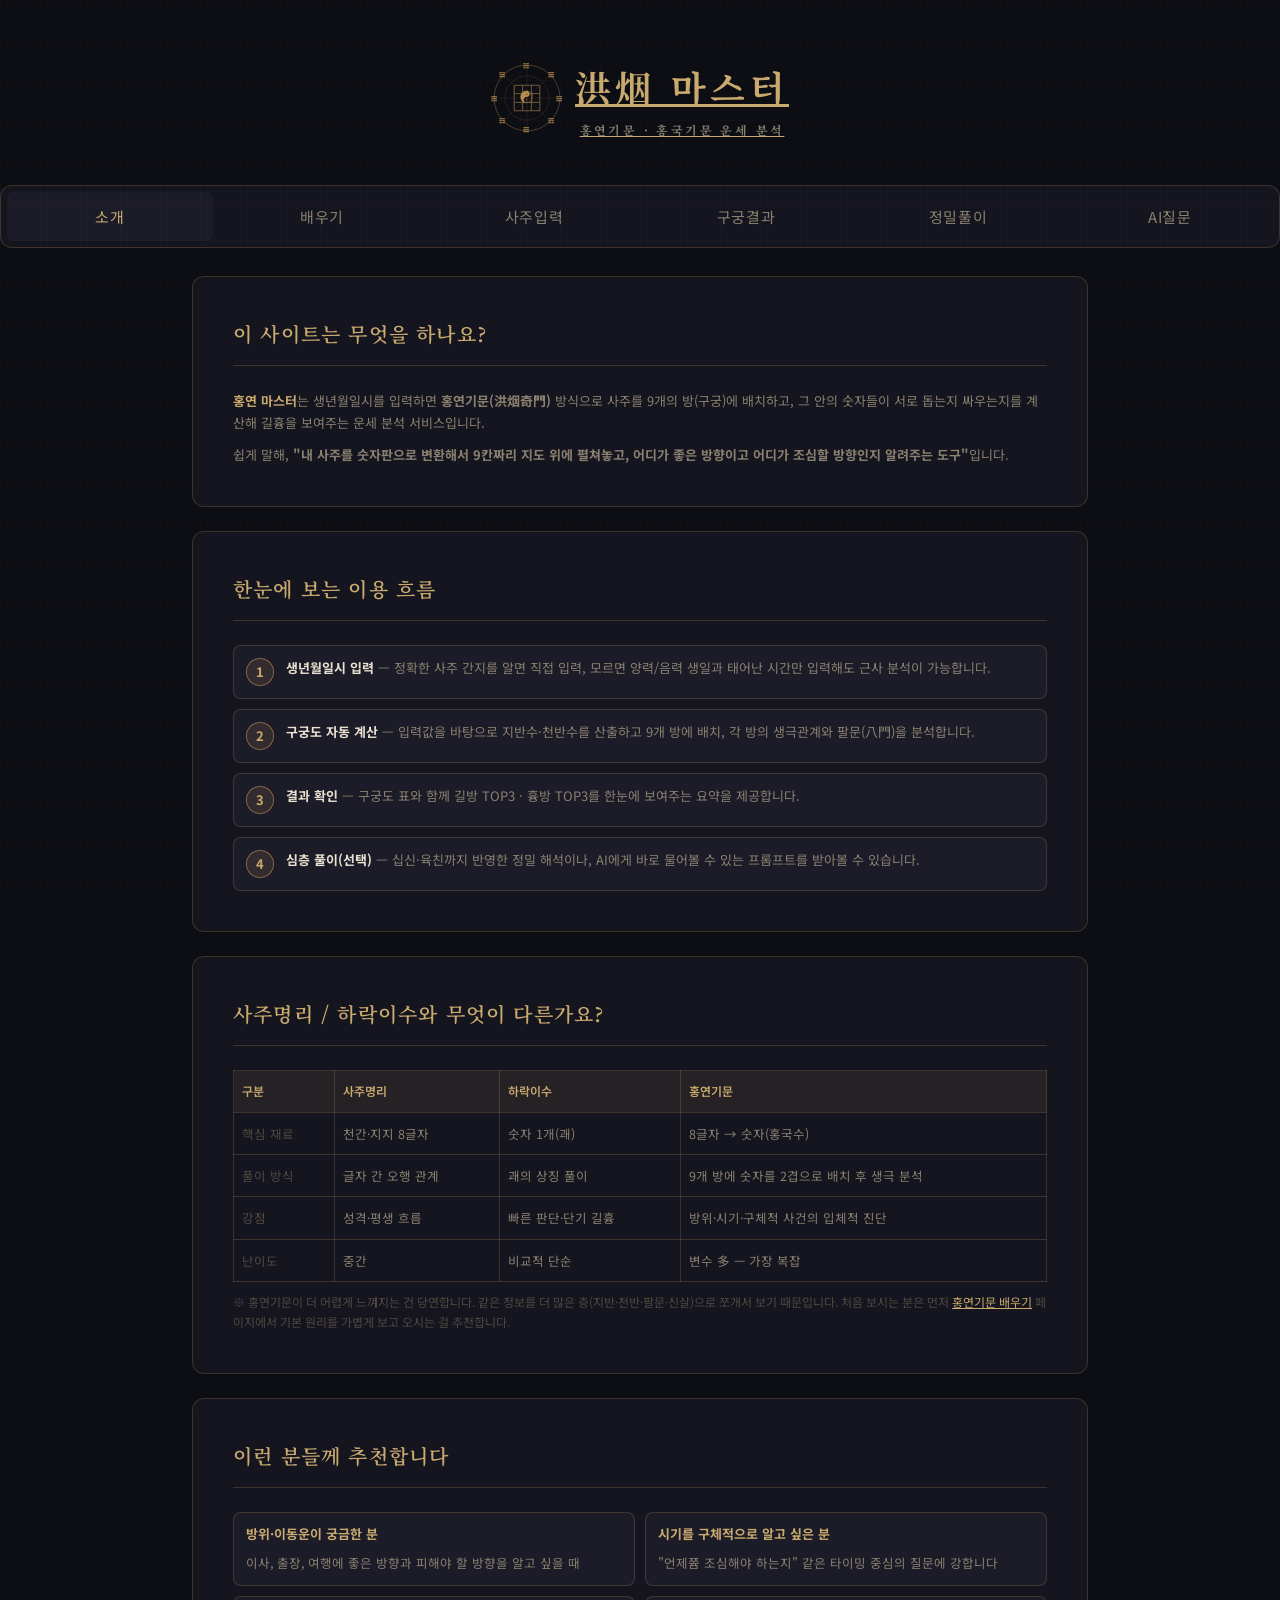
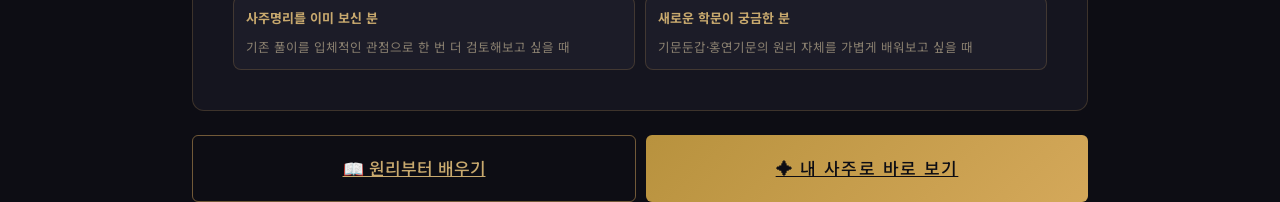
<file: about.html>
<!DOCTYPE html>
<html lang="ko">
<head>
  <meta charset="UTF-8">
  <meta name="viewport" content="width=device-width, initial-scale=1.0">
  <title>이 사이트는 무엇을 하나요? — 홍연 마스터</title>
  <link rel="stylesheet" href="css/style.css">
  <style>
    .about-section { margin-top: 20px; }
    .about-section h3 {
      font-size: 15px; color: var(--gold);
      margin-bottom: 10px; font-weight: 600;
    }
    .about-section p, .about-section li {
      font-size: 13px; color: var(--text-muted);
      line-height: 1.7;
    }
    .about-section p { margin-bottom: 10px; }
    .about-section p:last-child { margin-bottom: 0; }
    .about-section ul { padding-left: 18px; margin: 8px 0 0; }
    .about-section li { margin-bottom: 6px; }

    .compare-table {
      width: 100%; border-collapse: collapse; margin-top: 12px;
      font-size: 12.5px;
    }
    .compare-table th, .compare-table td {
      border: 1px solid var(--border);
      padding: 10px 8px; text-align: left;
      color: var(--text-muted);
    }
    .compare-table th {
      background: rgba(180,140,80,0.10);
      color: var(--gold); font-weight: 600;
      font-size: 12px;
    }
    .compare-table td:first-child { color: var(--text-dim); white-space: nowrap; }

    .step-flow {
      display: flex; flex-direction: column; gap: 10px; margin-top: 14px;
    }
    .step-flow .step {
      display: flex; align-items: flex-start; gap: 12px;
      padding: 12px; border: 1px solid var(--border);
      border-radius: 8px; background: var(--bg-panel);
    }
    .step-flow .num {
      flex-shrink: 0; width: 28px; height: 28px;
      border-radius: 50%; background: rgba(180,140,80,0.15);
      border: 1px solid var(--border-glow); color: var(--gold);
      display: flex; align-items: center; justify-content: center;
      font-size: 13px; font-weight: 700;
    }
    .step-flow .txt { font-size: 13px; color: var(--text-muted); line-height: 1.6; }
    .step-flow .txt b { color: var(--text-main); }

    .cta-row {
      display: flex; gap: 10px; margin-top: 24px; flex-wrap: wrap;
    }
    .cta-row .btn { flex: 1; min-width: 140px; text-align: center; }

    .audience-grid {
      display: grid; grid-template-columns: 1fr 1fr; gap: 10px; margin-top: 12px;
    }
    @media (max-width: 480px) {
      .audience-grid { grid-template-columns: 1fr; }
    }
    .audience-grid .item {
      padding: 12px; border: 1px solid var(--border);
      border-radius: 8px; background: var(--bg-panel);
      font-size: 12.5px; color: var(--text-muted); line-height: 1.6;
    }
    .audience-grid .item b {
      color: var(--gold); display: block; font-size: 13px;
      line-height: 1.4; margin: 0 0 10px 0;
    }
  </style>
</head>
<body>

  <script src="js/header.js"></script>

  <main class="container">
      
    <div class="card">
      <div class="card-title">이 사이트는 무엇을 하나요?</div>
      <div class="about-section">
        <p>
          <b style="color:var(--gold)">홍연 마스터</b>는 생년월일시를 입력하면
          <b>홍연기문(洪烟奇門)</b> 방식으로 사주를 9개의 방(구궁)에 배치하고,
          그 안의 숫자들이 서로 돕는지 싸우는지를 계산해 길흉을 보여주는
          운세 분석 서비스입니다.
        </p>
        <p>
          쉽게 말해, <b>"내 사주를 숫자판으로 변환해서 9칸짜리 지도 위에 펼쳐놓고,
          어디가 좋은 방향이고 어디가 조심할 방향인지 알려주는 도구"</b>입니다.
        </p>
      </div>
    </div>

    <div class="card">
      <div class="card-title">한눈에 보는 이용 흐름</div>
      <div class="step-flow">
        <div class="step">
          <div class="num">1</div>
          <div class="txt"><b>생년월일시 입력</b> — 정확한 사주 간지를 알면 직접 입력,
          모르면 양력/음력 생일과 태어난 시간만 입력해도 근사 분석이 가능합니다.</div>
        </div>
        <div class="step">
          <div class="num">2</div>
          <div class="txt"><b>구궁도 자동 계산</b> — 입력값을 바탕으로 지반수·천반수를
          산출하고 9개 방에 배치, 각 방의 생극관계와 팔문(八門)을 분석합니다.</div>
        </div>
        <div class="step">
          <div class="num">3</div>
          <div class="txt"><b>결과 확인</b> — 구궁도 표와 함께 길방 TOP3 · 흉방 TOP3를
          한눈에 보여주는 요약을 제공합니다.</div>
        </div>
        <div class="step">
          <div class="num">4</div>
          <div class="txt"><b>심층 풀이(선택)</b> — 십신·육친까지 반영한 정밀 해석이나,
          AI에게 바로 물어볼 수 있는 프롬프트를 받아볼 수 있습니다.</div>
        </div>
      </div>
    </div>

    <div class="card">
      <div class="card-title">사주명리 / 하락이수와 무엇이 다른가요?</div>
      <table class="compare-table">
        <tr>
          <th>구분</th>
          <th>사주명리</th>
          <th>하락이수</th>
          <th>홍연기문</th>
        </tr>
        <tr>
          <td>핵심 재료</td>
          <td>천간·지지 8글자</td>
          <td>숫자 1개(괘)</td>
          <td>8글자 → 숫자(홍국수)</td>
        </tr>
        <tr>
          <td>풀이 방식</td>
          <td>글자 간 오행 관계</td>
          <td>괘의 상징 풀이</td>
          <td>9개 방에 숫자를 2겹으로 배치 후 생극 분석</td>
        </tr>
        <tr>
          <td>강점</td>
          <td>성격·평생 흐름</td>
          <td>빠른 판단·단기 길흉</td>
          <td>방위·시기·구체적 사건의 입체적 진단</td>
        </tr>
        <tr>
          <td>난이도</td>
          <td>중간</td>
          <td>비교적 단순</td>
          <td>변수 多 — 가장 복잡</td>
        </tr>
      </table>
      <p style="margin-top:10px; font-size:12px; color:var(--text-dim);">
        ※ 홍연기문이 더 어렵게 느껴지는 건 당연합니다. 같은 정보를 더 많은 층(지반·천반·팔문·신살)으로
        쪼개서 보기 때문입니다. 처음 보시는 분은 먼저 <a href="learn.html" style="color:var(--gold);">홍연기문 배우기</a>
        페이지에서 기본 원리를 가볍게 보고 오시는 걸 추천합니다.
      </p>
    </div>

    <div class="card">
      <div class="card-title">이런 분들께 추천합니다</div>
      <div class="audience-grid">
        <div class="item">
          <b>방위·이동운이 궁금한 분</b>
          이사, 출장, 여행에 좋은 방향과 피해야 할 방향을 알고 싶을 때
        </div>
        <div class="item">
          <b>시기를 구체적으로 알고 싶은 분</b>
          "언제쯈 조심해야 하는지" 같은 타이밍 중심의 질문에 강합니다
        </div>
        <div class="item">
          <b>사주명리를 이미 보신 분</b>
          기존 풀이를 입체적인 관점으로 한 번 더 검토해보고 싶을 때
        </div>
        <div class="item">
          <b>새로운 학문이 궁금한 분</b>
          기문둔갑·홍연기문의 원리 자체를 가볍게 배워보고 싶을 때
        </div>
      </div>
    </div>

    <div class="cta-row">
      <a href="learn.html" class="btn btn-secondary">📖 원리부터 배우기</a>
      <a href="index.html" class="btn btn-primary">✦ 내 사주로 바로 보기</a>
    </div>

  </main>

</body>
</html>
</file>
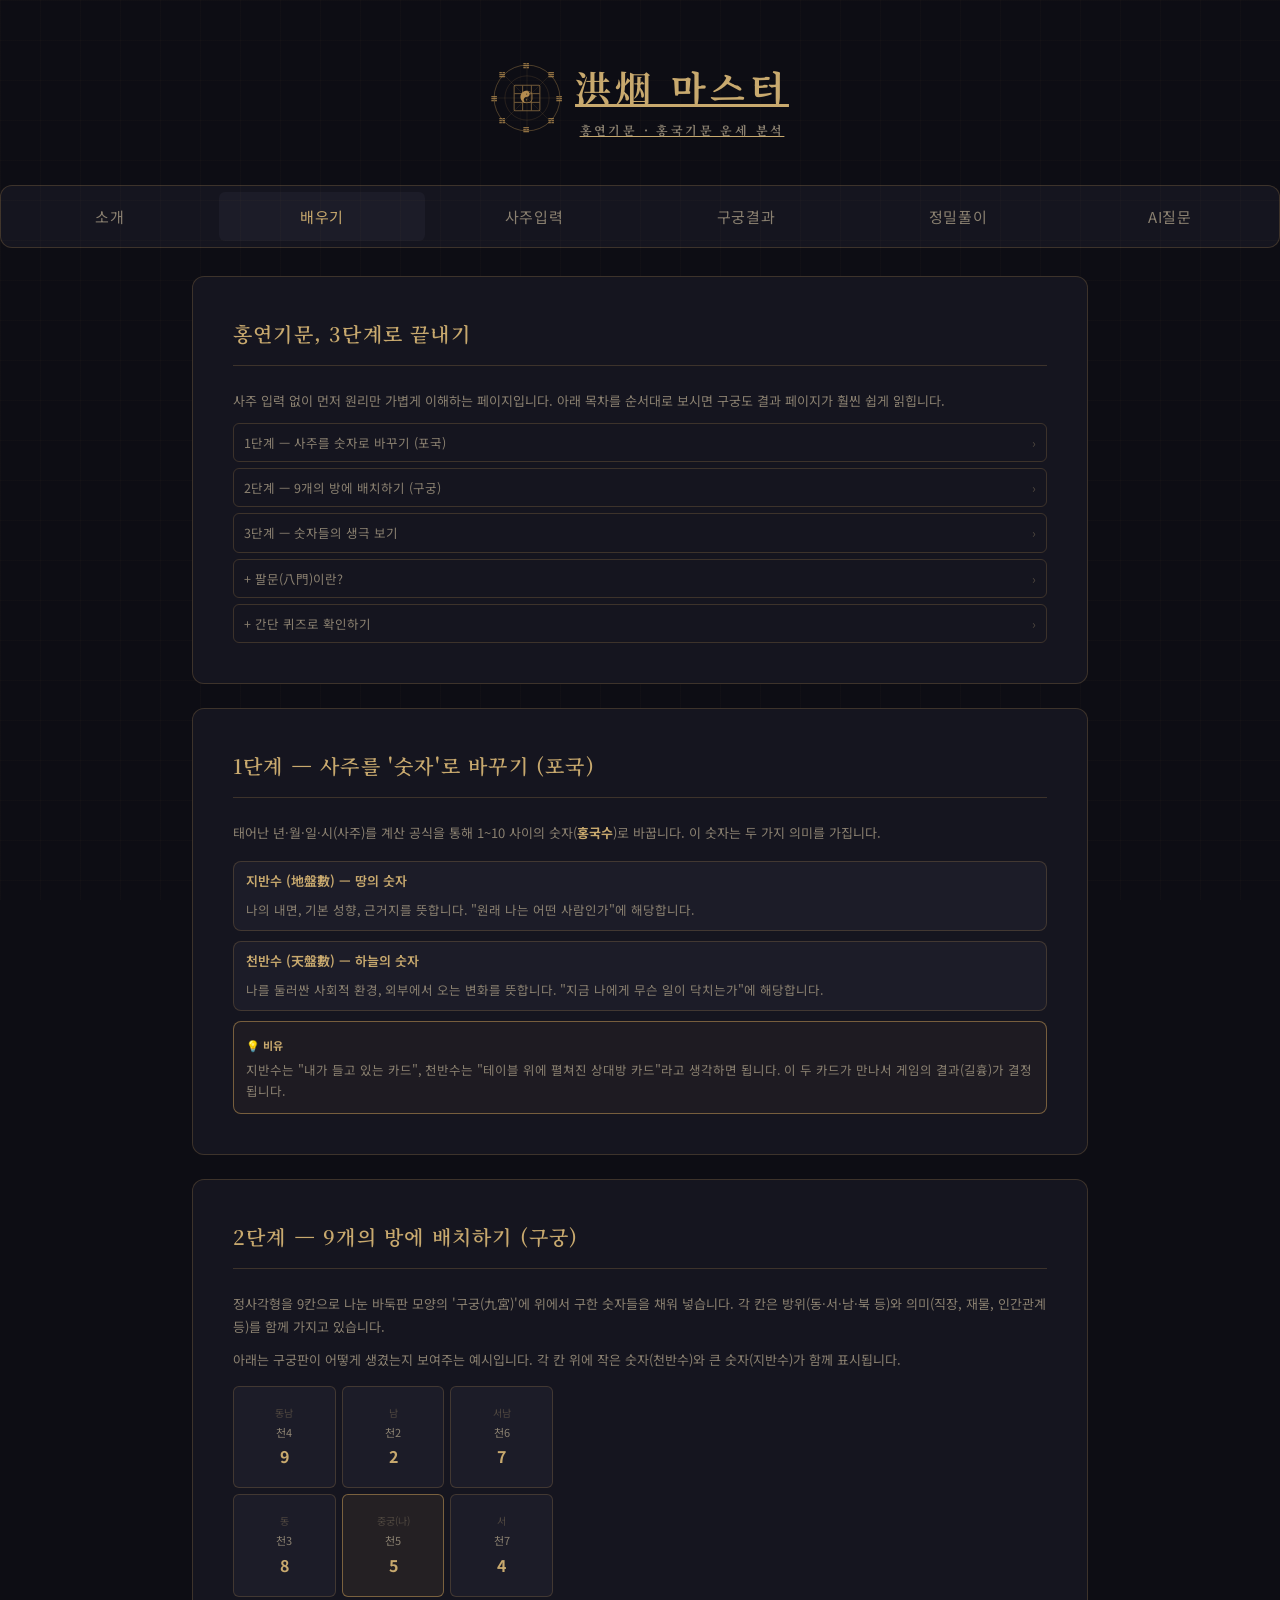
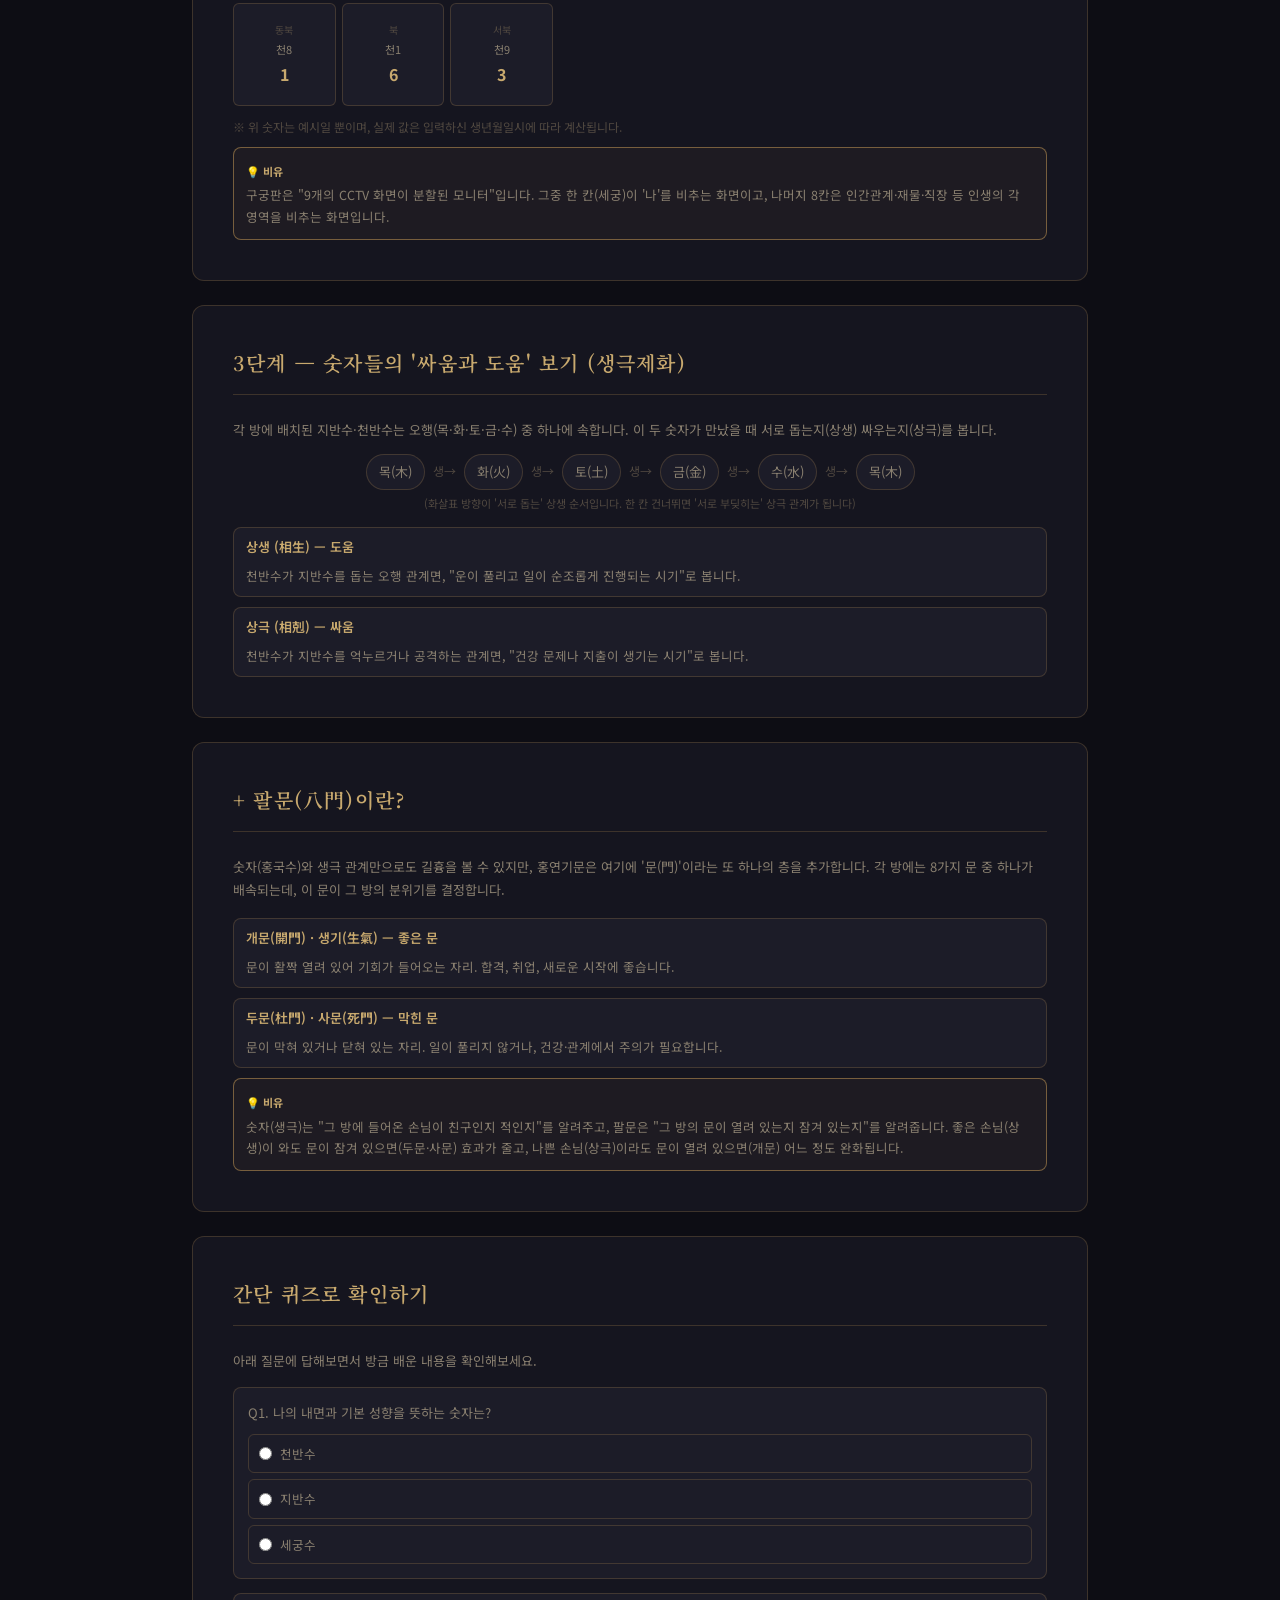
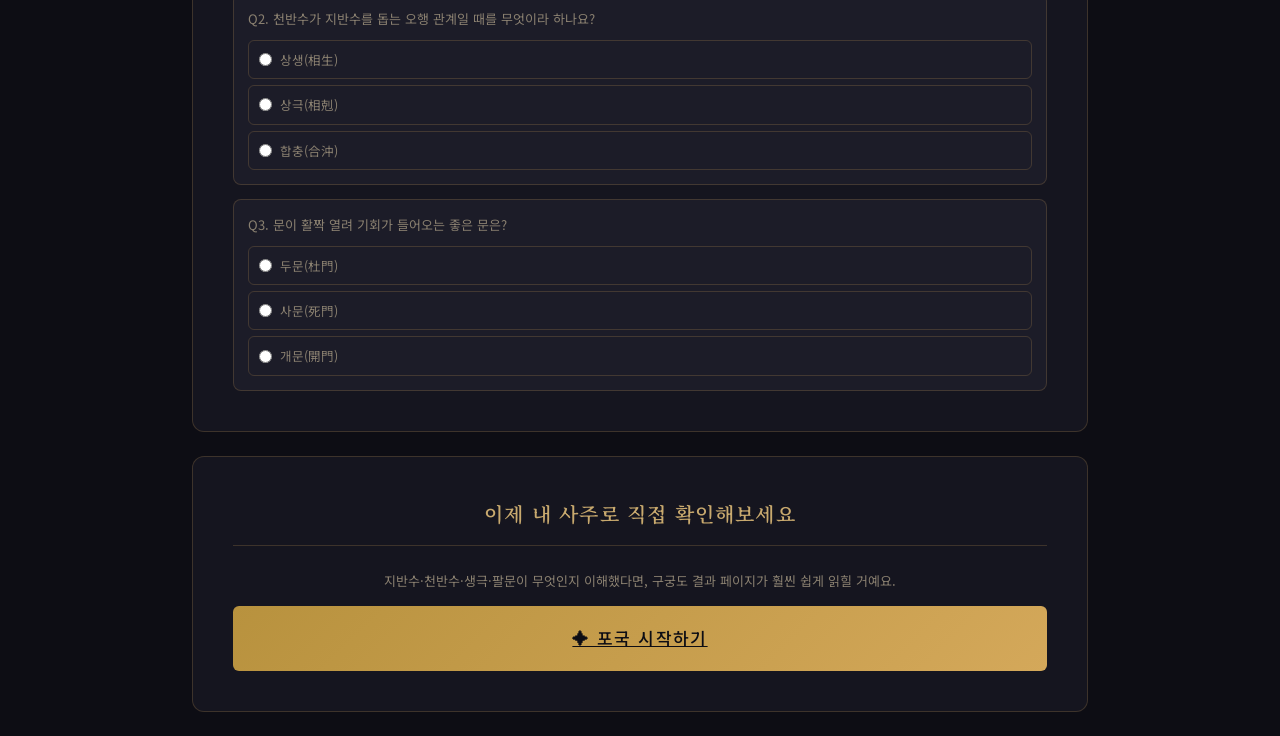
<file: learn.html>
<!DOCTYPE html>
<html lang="ko">
<head>
  <meta charset="UTF-8">
  <meta name="viewport" content="width=device-width, initial-scale=1.0">
  <title>홍연기문 배우기 — 홍연 마스터</title>
  <link rel="stylesheet" href="css/style.css">
  <style>
    .lesson-section { margin-top: 4px; }
    .lesson-section h3 {
      font-size: 15px; color: var(--gold);
      margin-bottom: 10px; font-weight: 600;
      display: flex; align-items: center; gap: 8px;
    }
    .lesson-section h3 .badge {
      display:inline-flex; align-items:center; justify-content:center;
      width:24px; height:24px; border-radius:6px;
      background: rgba(180,140,80,0.15); border:1px solid var(--border-glow);
      color: var(--gold); font-size:12px; font-weight:700;
    }
    .lesson-section p, .lesson-section li {
      font-size: 13px; color: var(--text-muted); line-height: 1.75;
    }
    .lesson-section p { margin-bottom: 10px; }
    .lesson-section p:last-child { margin-bottom: 0; }
    .lesson-section ul { padding-left: 18px; margin: 8px 0 0; }
    .lesson-section li { margin-bottom: 6px; }

    .analogy-box {
      margin-top: 10px; padding: 12px;
      border: 1px solid var(--border-glow);
      border-radius: 8px; background: rgba(180,140,80,0.06);
      font-size: 12.5px; color: var(--text-muted); line-height: 1.7;
    }
    .analogy-box .label {
      display:inline-block; font-size:11px; color: var(--gold);
      font-weight:700; margin-bottom: 4px;
    }

    .term-grid {
      display: grid; grid-template-columns: 1fr; gap: 10px; margin-top: 16px;
    }
    .term-card {
      border: 1px solid var(--border); border-radius: 8px;
      padding: 10px 12px; background: var(--bg-panel);
    }
    .term-card .term-name {
      font-size: 13px; color: var(--gold); font-weight: 600;
      line-height: 1.4; margin: 0 0 10px 0;
    }
    .term-card .term-desc {
      font-size: 12.5px; color: var(--text-muted); line-height: 1.6;
    }

    .gugung-demo {
      display: grid; grid-template-columns: repeat(3, 1fr);
      gap: 6px; margin-top: 14px; max-width: 320px;
    }
    .gugung-demo .cell {
      aspect-ratio: 1; border: 1px solid var(--border);
      border-radius: 6px; background: var(--bg-panel);
      display: flex; flex-direction: column; align-items: center; justify-content: center;
      font-size: 11px; color: var(--text-dim); gap: 2px; padding: 4px;
    }
    .gugung-demo .cell .dir { font-size: 10px; color: var(--text-dim); }
    .gugung-demo .cell .jiban {
      font-size: 16px; font-weight: 700; color: var(--gold);
    }
    .gugung-demo .cell .cheon {
      font-size: 11px; color: var(--text-muted);
    }
    .gugung-demo .cell.center {
      border-color: var(--border-glow);
      background: rgba(180,140,80,0.10);
    }

    .ohaeng-flow {
      display:flex; align-items:center; justify-content:center;
      gap: 8px; margin-top: 12px; flex-wrap: wrap; font-size: 13px;
    }
    .ohaeng-flow .el {
      padding: 6px 12px; border-radius: 999px;
      border: 1px solid var(--border); background: var(--bg-panel);
      color: var(--text-muted);
    }
    .ohaeng-flow .arrow { color: var(--text-dim); font-size: 12px; }

    .quiz-box {
      margin-top: 14px; padding: 14px;
      border: 1px solid var(--border); border-radius: 8px;
      background: var(--bg-panel);
    }
    .quiz-box .q { font-size: 13px; color: var(--text-muted); margin-bottom: 10px; }
    .quiz-options { display: flex; flex-direction: column; gap: 6px; }
    .quiz-options label {
      font-size: 12.5px; color: var(--text-muted);
      padding: 8px 10px; border: 1px solid var(--border);
      border-radius: 6px; cursor: pointer; display: flex; gap: 8px; align-items: center;
      transition: all 0.15s;
    }
    .quiz-options label:hover { border-color: var(--border-glow); }
    .quiz-feedback {
      margin-top: 8px; font-size: 12.5px; padding: 8px 10px;
      border-radius: 6px; display: none;
    }
    .quiz-feedback.correct {
      display:block; background: rgba(120,180,100,0.12);
      color: #9fd89a; border: 1px solid rgba(120,180,100,0.3);
    }
    .quiz-feedback.wrong {
      display:block; background: rgba(200,90,90,0.12);
      color: #e0a0a0; border: 1px solid rgba(200,90,90,0.3);
    }

    .toc-list { display:flex; flex-direction:column; gap:6px; margin-top:10px; }
    .toc-list a {
      font-size: 12.5px; color: var(--text-muted); text-decoration:none;
      padding: 8px 10px; border:1px solid var(--border); border-radius:6px;
      display:flex; justify-content:space-between; align-items:center;
    }
    .toc-list a:hover { border-color: var(--border-glow); color: var(--gold); }
    .toc-list .arrow-r { color: var(--text-dim); }
  </style>
</head>
<body>

  <script src="js/header.js"></script>

  <main class="container">

    <div class="card">
      <div class="card-title">홍연기문, 3단계로 끝내기</div>
      <div class="lesson-section">
        <p>
          사주 입력 없이 먼저 원리만 가볍게 이해하는 페이지입니다.
          아래 목차를 순서대로 보시면 구궁도 결과 페이지가 훨씬 쉽게 읽힙니다.
        </p>
        <div class="toc-list">
          <a href="#step1"><span>1단계 — 사주를 숫자로 바꾸기 (포국)</span><span class="arrow-r">›</span></a>
          <a href="#step2"><span>2단계 — 9개의 방에 배치하기 (구궁)</span><span class="arrow-r">›</span></a>
          <a href="#step3"><span>3단계 — 숫자들의 생극 보기</span><span class="arrow-r">›</span></a>
          <a href="#palmun"><span>+ 팔문(八門)이란?</span><span class="arrow-r">›</span></a>
          <a href="#quiz"><span>+ 간단 퀴즈로 확인하기</span><span class="arrow-r">›</span></a>
        </div>
      </div>
    </div>

    <div class="card" id="step1">
      <div class="card-title">1단계 — 사주를 '숫자'로 바꾸기 (포국)</div>
      <div class="lesson-section">
        <p>
          태어난 년·월·일·시(사주)를 계산 공식을 통해 1~10 사이의 숫자(<b style="color:var(--gold)">홍국수</b>)로
          바꿉니다. 이 숫자는 두 가지 의미를 가집니다.
        </p>
        <div class="term-grid">
          <div class="term-card">
            <div class="term-name">지반수 (地盤數) — 땅의 숫자</div>
            <div class="term-desc">나의 내면, 기본 성향, 근거지를 뜻합니다. "원래 나는 어떤 사람인가"에 해당합니다.</div>
          </div>
          <div class="term-card">
            <div class="term-name">천반수 (天盤數) — 하늘의 숫자</div>
            <div class="term-desc">나를 둘러싼 사회적 환경, 외부에서 오는 변화를 뜻합니다. "지금 나에게 무슨 일이 닥치는가"에 해당합니다.</div>
          </div>
        </div>
        <div class="analogy-box">
          <span class="label">💡 비유</span><br>
          지반수는 "내가 들고 있는 카드", 천반수는 "테이블 위에 펼쳐진 상대방 카드"라고 생각하면 됩니다.
          이 두 카드가 만나서 게임의 결과(길흉)가 결정됩니다.
        </div>
      </div>
    </div>

    <div class="card" id="step2">
      <div class="card-title">2단계 — 9개의 방에 배치하기 (구궁)</div>
      <div class="lesson-section">
        <p>
          정사각형을 9칸으로 나눈 바둑판 모양의 '구궁(九宮)'에 위에서 구한 숫자들을 채워 넣습니다.
          각 칸은 방위(동·서·남·북 등)와 의미(직장, 재물, 인간관계 등)를 함께 가지고 있습니다.
        </p>
        <p>
          아래는 구궁판이 어떻게 생겼는지 보여주는 예시입니다. 각 칸 위에 작은 숫자(천반수)와
          큰 숫자(지반수)가 함께 표시됩니다.
        </p>
        <div class="gugung-demo">
          <div class="cell"><span class="dir">동남</span><span class="cheon">천4</span><span class="jiban">9</span></div>
          <div class="cell"><span class="dir">남</span><span class="cheon">천2</span><span class="jiban">2</span></div>
          <div class="cell"><span class="dir">서남</span><span class="cheon">천6</span><span class="jiban">7</span></div>
          <div class="cell"><span class="dir">동</span><span class="cheon">천3</span><span class="jiban">8</span></div>
          <div class="cell center"><span class="dir">중궁(나)</span><span class="cheon">천5</span><span class="jiban">5</span></div>
          <div class="cell"><span class="dir">서</span><span class="cheon">천7</span><span class="jiban">4</span></div>
          <div class="cell"><span class="dir">동북</span><span class="cheon">천8</span><span class="jiban">1</span></div>
          <div class="cell"><span class="dir">북</span><span class="cheon">천1</span><span class="jiban">6</span></div>
          <div class="cell"><span class="dir">서북</span><span class="cheon">천9</span><span class="jiban">3</span></div>
        </div>
        <p style="margin-top:10px; font-size:12px; color:var(--text-dim);">
          ※ 위 숫자는 예시일 뿐이며, 실제 값은 입력하신 생년월일시에 따라 계산됩니다.
        </p>
        <div class="analogy-box">
          <span class="label">💡 비유</span><br>
          구궁판은 "9개의 CCTV 화면이 분할된 모니터"입니다. 그중 한 칸(세궁)이 '나'를 비추는 화면이고,
          나머지 8칸은 인간관계·재물·직장 등 인생의 각 영역을 비추는 화면입니다.
        </div>
      </div>
    </div>

    <div class="card" id="step3">
      <div class="card-title">3단계 — 숫자들의 '싸움과 도움' 보기 (생극제화)</div>
      <div class="lesson-section">
        <p>
          각 방에 배치된 지반수·천반수는 오행(목·화·토·금·수) 중 하나에 속합니다.
          이 두 숫자가 만났을 때 서로 돕는지(상생) 싸우는지(상극)를 봅니다.
        </p>
        <div class="ohaeng-flow">
          <span class="el">목(木)</span><span class="arrow">생→</span>
          <span class="el">화(火)</span><span class="arrow">생→</span>
          <span class="el">토(土)</span><span class="arrow">생→</span>
          <span class="el">금(金)</span><span class="arrow">생→</span>
          <span class="el">수(水)</span><span class="arrow">생→</span>
          <span class="el">목(木)</span>
        </div>
        <p style="text-align:center; font-size:11px; color:var(--text-dim); margin-top:4px;">
          (화살표 방향이 '서로 돕는' 상생 순서입니다. 한 칸 건너뛰면 '서로 부딪히는' 상극 관계가 됩니다)
        </p>
        <div class="term-grid" style="margin-top:14px;">
          <div class="term-card">
            <div class="term-name">상생 (相生) — 도움</div>
            <div class="term-desc">천반수가 지반수를 돕는 오행 관계면, "운이 풀리고 일이 순조롭게 진행되는 시기"로 봅니다.</div>
          </div>
          <div class="term-card">
            <div class="term-name">상극 (相剋) — 싸움</div>
            <div class="term-desc">천반수가 지반수를 억누르거나 공격하는 관계면, "건강 문제나 지출이 생기는 시기"로 봅니다.</div>
          </div>
        </div>
      </div>
    </div>

    <div class="card" id="palmun">
      <div class="card-title">+ 팔문(八門)이란?</div>
      <div class="lesson-section">
        <p>
          숫자(홍국수)와 생극 관계만으로도 길흉을 볼 수 있지만, 홍연기문은 여기에
          '문(門)'이라는 또 하나의 층을 추가합니다. 각 방에는 8가지 문 중 하나가 배속되는데,
          이 문이 그 방의 분위기를 결정합니다.
        </p>
        <div class="term-grid">
          <div class="term-card">
            <div class="term-name">개문(開門) · 생기(生氣) — 좋은 문</div>
            <div class="term-desc">문이 활짝 열려 있어 기회가 들어오는 자리. 합격, 취업, 새로운 시작에 좋습니다.</div>
          </div>
          <div class="term-card">
            <div class="term-name">두문(杜門) · 사문(死門) — 막힌 문</div>
            <div class="term-desc">문이 막혀 있거나 닫혀 있는 자리. 일이 풀리지 않거나, 건강·관계에서 주의가 필요합니다.</div>
          </div>
        </div>
        <div class="analogy-box">
          <span class="label">💡 비유</span><br>
          숫자(생극)는 "그 방에 들어온 손님이 친구인지 적인지"를 알려주고,
          팔문은 "그 방의 문이 열려 있는지 잠겨 있는지"를 알려줍니다.
          좋은 손님(상생)이 와도 문이 잠겨 있으면(두문·사문) 효과가 줄고,
          나쁜 손님(상극)이라도 문이 열려 있으면(개문) 어느 정도 완화됩니다.
        </div>
      </div>
    </div>

    <div class="card" id="quiz">
      <div class="card-title">간단 퀴즈로 확인하기</div>
      <div class="lesson-section">
        <p>아래 질문에 답해보면서 방금 배운 내용을 확인해보세요.</p>

        <div class="quiz-box">
          <div class="q">Q1. 나의 내면과 기본 성향을 뜻하는 숫자는?</div>
          <div class="quiz-options" data-quiz="q1">
            <label><input type="radio" name="q1" value="wrong"> 천반수</label>
            <label><input type="radio" name="q1" value="correct"> 지반수</label>
            <label><input type="radio" name="q1" value="wrong"> 세궁수</label>
          </div>
          <div class="quiz-feedback" data-feedback="q1"></div>
        </div>

        <div class="quiz-box">
          <div class="q">Q2. 천반수가 지반수를 돕는 오행 관계일 때를 무엇이라 하나요?</div>
          <div class="quiz-options" data-quiz="q2">
            <label><input type="radio" name="q2" value="correct"> 상생(相生)</label>
            <label><input type="radio" name="q2" value="wrong"> 상극(相剋)</label>
            <label><input type="radio" name="q2" value="wrong"> 합충(合沖)</label>
          </div>
          <div class="quiz-feedback" data-feedback="q2"></div>
        </div>

        <div class="quiz-box">
          <div class="q">Q3. 문이 활짝 열려 기회가 들어오는 좋은 문은?</div>
          <div class="quiz-options" data-quiz="q3">
            <label><input type="radio" name="q3" value="wrong"> 두문(杜門)</label>
            <label><input type="radio" name="q3" value="wrong"> 사문(死門)</label>
            <label><input type="radio" name="q3" value="correct"> 개문(開門)</label>
          </div>
          <div class="quiz-feedback" data-feedback="q3"></div>
        </div>
      </div>
    </div>

    <div class="card" style="text-align:center;">
      <div class="card-title" style="justify-content:center;">이제 내 사주로 직접 확인해보세요</div>
      <p style="font-size:13px; color:var(--text-muted); margin-bottom:14px;">
        지반수·천반수·생극·팔문이 무엇인지 이해했다면,
        구궁도 결과 페이지가 훨씬 쉽게 읽힐 거예요.
      </p>
      <a href="index.html" class="btn btn-primary">✦ 포국 시작하기</a>
    </div>

  </main>

  <script>
    document.querySelectorAll('.quiz-options').forEach(group => {
      const quizName = group.dataset.quiz;
      const feedback = document.querySelector(`[data-feedback="${quizName}"]`);
      group.querySelectorAll('input[type="radio"]').forEach(input => {
        input.addEventListener('change', () => {
          feedback.classList.remove('correct', 'wrong');
          if (input.value === 'correct') {
            feedback.textContent = '✅ 정답입니다!';
            feedback.classList.add('correct');
          } else {
            feedback.textContent = '❌ 다시 한번 생각해보세요.';
            feedback.classList.add('wrong');
          }
        });
      });
    });
  </script>
</body>
</html>
</file>
<file: css/style.css>
/* =====================================================
   style.css — 홍연 마스터 공통 스타일
   동양적 신비감 + 현대적 미니멀 디자인
   ===================================================== */

/* ── 폰트 ───────────────────────────────────────── */
@import url('https://fonts.googleapis.com/css2?family=Noto+Serif+KR:wght@400;600;700&family=Noto+Sans+KR:wght@300;400;500&display=swap');

/* ── CSS 변수 ────────────────────────────────────── */
:root {
  --bg-deep:     #0d0d14;
  --bg-card:     #15151f;
  --bg-panel:    #1c1c28;
  --border:      rgba(180, 140, 80, 0.25);
  --border-glow: rgba(180, 140, 80, 0.6);
  --gold:        #c8a96e;
  --gold-light:  #e8cfa0;
  --text-main:   #e8e0d0;
  --text-muted:  #8a8070;
  --text-dim:    #504840;
  --red-gil:     #d94f3d;
  --blue-흉:     #3d7abf;
  --green-mid:   #4a8c5c;
  --radius:      12px;
  --radius-sm:   6px;
  --transition:  0.25s ease;
}

/* ── 기본 리셋 ───────────────────────────────────── */
*, *::before, *::after { box-sizing: border-box; margin: 0; padding: 0; }

html { font-size: 16px; scroll-behavior: smooth; }

body {
  background-color: var(--bg-deep);
  color: var(--text-main);
  font-family: 'Noto Sans KR', sans-serif;
  font-weight: 400;
  line-height: 1.7;
  min-height: 100vh;
}

/* ── 배경 패턴 (팔괘 느낌의 미묘한 격자) ────────── */
body::before {
  content: "";
  position: fixed;
  inset: 0;
  background-image:
    linear-gradient(rgba(180,140,80,0.03) 1px, transparent 1px),
    linear-gradient(90deg, rgba(180,140,80,0.03) 1px, transparent 1px);
  background-size: 40px 40px;
  pointer-events: none;
  z-index: 0;
}

/* ── 레이아웃 ────────────────────────────────────── */
.container {
  max-width: 960px;
  margin: 0 auto;
  padding: 0 32px;
  position: relative;
  z-index: 1;
}

/* ── 헤더 ────────────────────────────────────────── */
.site-header {
  text-align: center;
  padding: 56px 20px 36px;
}

.site-header .logo {
  font-family: 'Noto Serif KR', serif;
  font-size: 36px;
  font-weight: 700;
  color: var(--gold);
  letter-spacing: 0.12em;
  display: block;
  margin-bottom: 8px;
}

.site-header .logo-sub {
  font-size: 15px;
  color: var(--text-muted);
  letter-spacing: 0.2em;
  text-transform: uppercase;
}

/* ── 카드 ────────────────────────────────────────── */
.card {
  background: var(--bg-card);
  border: 1px solid var(--border);
  border-radius: var(--radius);
  padding: 40px;
  margin-bottom: 24px;
}

.card-title {
  font-family: 'Noto Serif KR', serif;
  font-size: 20px;
  font-weight: 600;
  color: var(--gold);
  letter-spacing: 0.06em;
  margin-bottom: 24px;
  padding-bottom: 14px;
  border-bottom: 1px solid var(--border);
}

/* ── 폼 요소 ─────────────────────────────────────── */
.form-group {
  margin-bottom: 22px;
}

.form-label {
  display: block;
  font-size: 14px;
  color: var(--text-muted);
  letter-spacing: 0.1em;
  margin-bottom: 10px;
}

.form-input, .form-select {
  width: 100%;
  background: var(--bg-panel);
  border: 1px solid var(--border);
  border-radius: var(--radius-sm);
  color: var(--text-main);
  font-family: 'Noto Sans KR', sans-serif;
  font-size: 16px;
  padding: 16px 18px;
  outline: none;
  transition: border-color var(--transition);
  appearance: none;
}

.form-input:focus, .form-select:focus {
  border-color: var(--border-glow);
}

.form-row {
  display: grid;
  grid-template-columns: 1fr 1fr;
  gap: 16px;
}

/* ── 버튼 ────────────────────────────────────────── */
.btn {
  display: inline-flex;
  align-items: center;
  justify-content: center;
  gap: 8px;
  border: none;
  border-radius: var(--radius-sm);
  cursor: pointer;
  font-family: 'Noto Sans KR', sans-serif;
  font-size: 17px;
  font-weight: 500;
  padding: 18px 28px;
  transition: all var(--transition);
  width: 100%;
}

.btn-primary {
  background: linear-gradient(135deg, #b8923e, #d4a85a);
  color: #0d0d14;
  letter-spacing: 0.08em;
}

.btn-primary:hover {
  background: linear-gradient(135deg, #c8a24e, #e4b86a);
  transform: translateY(-1px);
}

.btn-secondary {
  background: transparent;
  border: 1px solid var(--border-glow);
  color: var(--gold);
}

.btn-secondary:hover {
  background: rgba(180, 140, 80, 0.08);
}

.btn-copy {
  background: var(--bg-panel);
  border: 1px solid var(--border);
  color: var(--text-muted);
  font-size: 14px;
  padding: 10px 16px;
  width: auto;
}

.btn-copy:hover { color: var(--text-main); border-color: var(--border-glow); }

/* ── 구궁도 그리드 ───────────────────────────────── */
.gugung-grid {
  display: grid;
  grid-template-columns: repeat(3, 1fr);
  grid-template-rows: repeat(3, 1fr);
  gap: 6px;
  aspect-ratio: 1;
  margin: 24px 0;
}

.gung-cell {
  background: var(--bg-panel);
  border: 1px solid var(--border);
  border-radius: var(--radius-sm);
  padding: 10px 8px;
  text-align: center;
  cursor: pointer;
  transition: all var(--transition);
  display: flex;
  flex-direction: column;
  align-items: center;
  justify-content: center;
  gap: 4px;
  position: relative;
}

.gung-cell:hover {
  border-color: var(--border-glow);
  background: var(--bg-card);
}

/* 세궁(주인공 방) 강조 */
.gung-cell.is-segung {
  border: 2px solid var(--gold);
  box-shadow: 0 0 16px rgba(200, 169, 110, 0.2);
}

.gung-cell .gung-name {
  font-size: 12px;
  color: var(--text-muted);
  letter-spacing: 0.05em;
}

.gung-cell .gung-num {
  font-family: 'Noto Serif KR', serif;
  font-size: 26px;
  color: var(--text-main);
  font-weight: 600;
}

.gung-cell .gung-cheonban {
  font-size: 13px;
  color: var(--gold);
}

.gung-cell .score-badge {
  position: absolute;
  top: 5px;
  right: 5px;
  font-size: 11px;
  padding: 2px 5px;
  border-radius: 4px;
  font-weight: 500;
}

.badge-대길 { background: rgba(74, 140, 92, 0.2); color: #6dbf87; }
.badge-길   { background: rgba(74, 110, 180, 0.2); color: #7aacdf; }
.badge-중   { background: rgba(140, 120, 60, 0.2); color: #c8a96e; }
.badge-보통 { background: rgba(100, 100, 100, 0.2); color: #aaa; }
.badge-흉   { background: rgba(180, 60, 50, 0.2); color: #e07060; }

/* ── 점수 바 ─────────────────────────────────────── */
.score-bar-wrap {
  background: var(--bg-panel);
  border-radius: 4px;
  height: 6px;
  overflow: hidden;
}

.score-bar {
  height: 100%;
  border-radius: 4px;
  transition: width 0.8s ease;
}

.score-bar.high  { background: linear-gradient(90deg, #4a8c5c, #6dbf87); }
.score-bar.mid   { background: linear-gradient(90deg, #8a7a2e, #c8a96e); }
.score-bar.low   { background: linear-gradient(90deg, #8b3020, #d94f3d); }

/* ── 프리미엄 잠금 오버레이 ──────────────────────── */
.lock-overlay {
  position: relative;
  overflow: hidden;
}

.lock-overlay::after {
  content: "🔒 결제 후 확인";
  position: absolute;
  inset: 0;
  background: rgba(13, 13, 20, 0.85);
  display: flex;
  align-items: center;
  justify-content: center;
  font-size: 13px;
  color: var(--gold);
  backdrop-filter: blur(4px);
  cursor: pointer;
  border-radius: var(--radius-sm);
}

/* ── 프롬프트 박스 ───────────────────────────────── */
.prompt-box {
  background: var(--bg-panel);
  border: 1px solid var(--border);
  border-radius: var(--radius-sm);
  padding: 16px;
  font-family: 'Noto Sans KR', sans-serif;
  font-size: 15px;
  line-height: 1.9;
  color: var(--text-muted);
  white-space: pre-wrap;
  max-height: 320px;
  overflow-y: auto;
  margin-bottom: 12px;
}

/* ── 알림 토스트 ─────────────────────────────────── */
.toast {
  position: fixed;
  bottom: 24px;
  left: 50%;
  transform: translateX(-50%) translateY(80px);
  background: var(--bg-panel);
  border: 1px solid var(--border-glow);
  border-radius: var(--radius-sm);
  padding: 12px 22px;
  font-size: 15px;
  color: var(--gold-light);
  opacity: 0;
  transition: all 0.3s ease;
  z-index: 9999;
  pointer-events: none;
}

.toast.show {
  opacity: 1;
  transform: translateX(-50%) translateY(0);
}

/* ── 네비게이션 ──────────────────────────────────── */
.nav-bar {
  display: flex;
  gap: 6px;
  background: var(--bg-card);
  border: 1px solid var(--border);
  border-radius: var(--radius);
  padding: 6px;
  margin-bottom: 28px;
}

.nav-item {
  flex: 1;
  text-align: center;
  padding: 12px 8px;
  border-radius: var(--radius-sm);
  font-size: 15px;
  color: var(--text-muted);
  text-decoration: none;
  transition: all var(--transition);
  letter-spacing: 0.04em;
}

.nav-item.active, .nav-item:hover {
  background: var(--bg-panel);
  color: var(--gold);
}

/* ── 반응형 ──────────────────────────────────────── */
@media (max-width: 1024px) {
  .container { max-width: 760px; padding: 0 24px; }
}

@media (max-width: 720px) {
  .container { padding: 0 20px; }
  .card { padding: 28px 22px; }
  .site-header .logo { font-size: 30px; }
}

@media (max-width: 480px) {
  .site-header { padding: 32px 16px 24px; }
  .site-header .logo { font-size: 24px; }
  .card { padding: 20px 16px; }
  .form-row { grid-template-columns: 1fr; }
  .gung-cell .gung-num { font-size: 22px; }
  .nav-item { font-size: 13px; padding: 10px 4px; }
}

/* ── 유틸리티 ────────────────────────────────────── */
.text-gold   { color: var(--gold); }
.text-muted  { color: var(--text-muted); }
.text-sm     { font-size: 15px; }
.text-xs     { font-size: 13px; }
.mt-8  { margin-top: 8px; }
.mt-16 { margin-top: 16px; }
.mb-8  { margin-bottom: 8px; }
.mb-16 { margin-bottom: 16px; }
.serif { font-family: 'Noto Serif KR', serif; }
</file>
